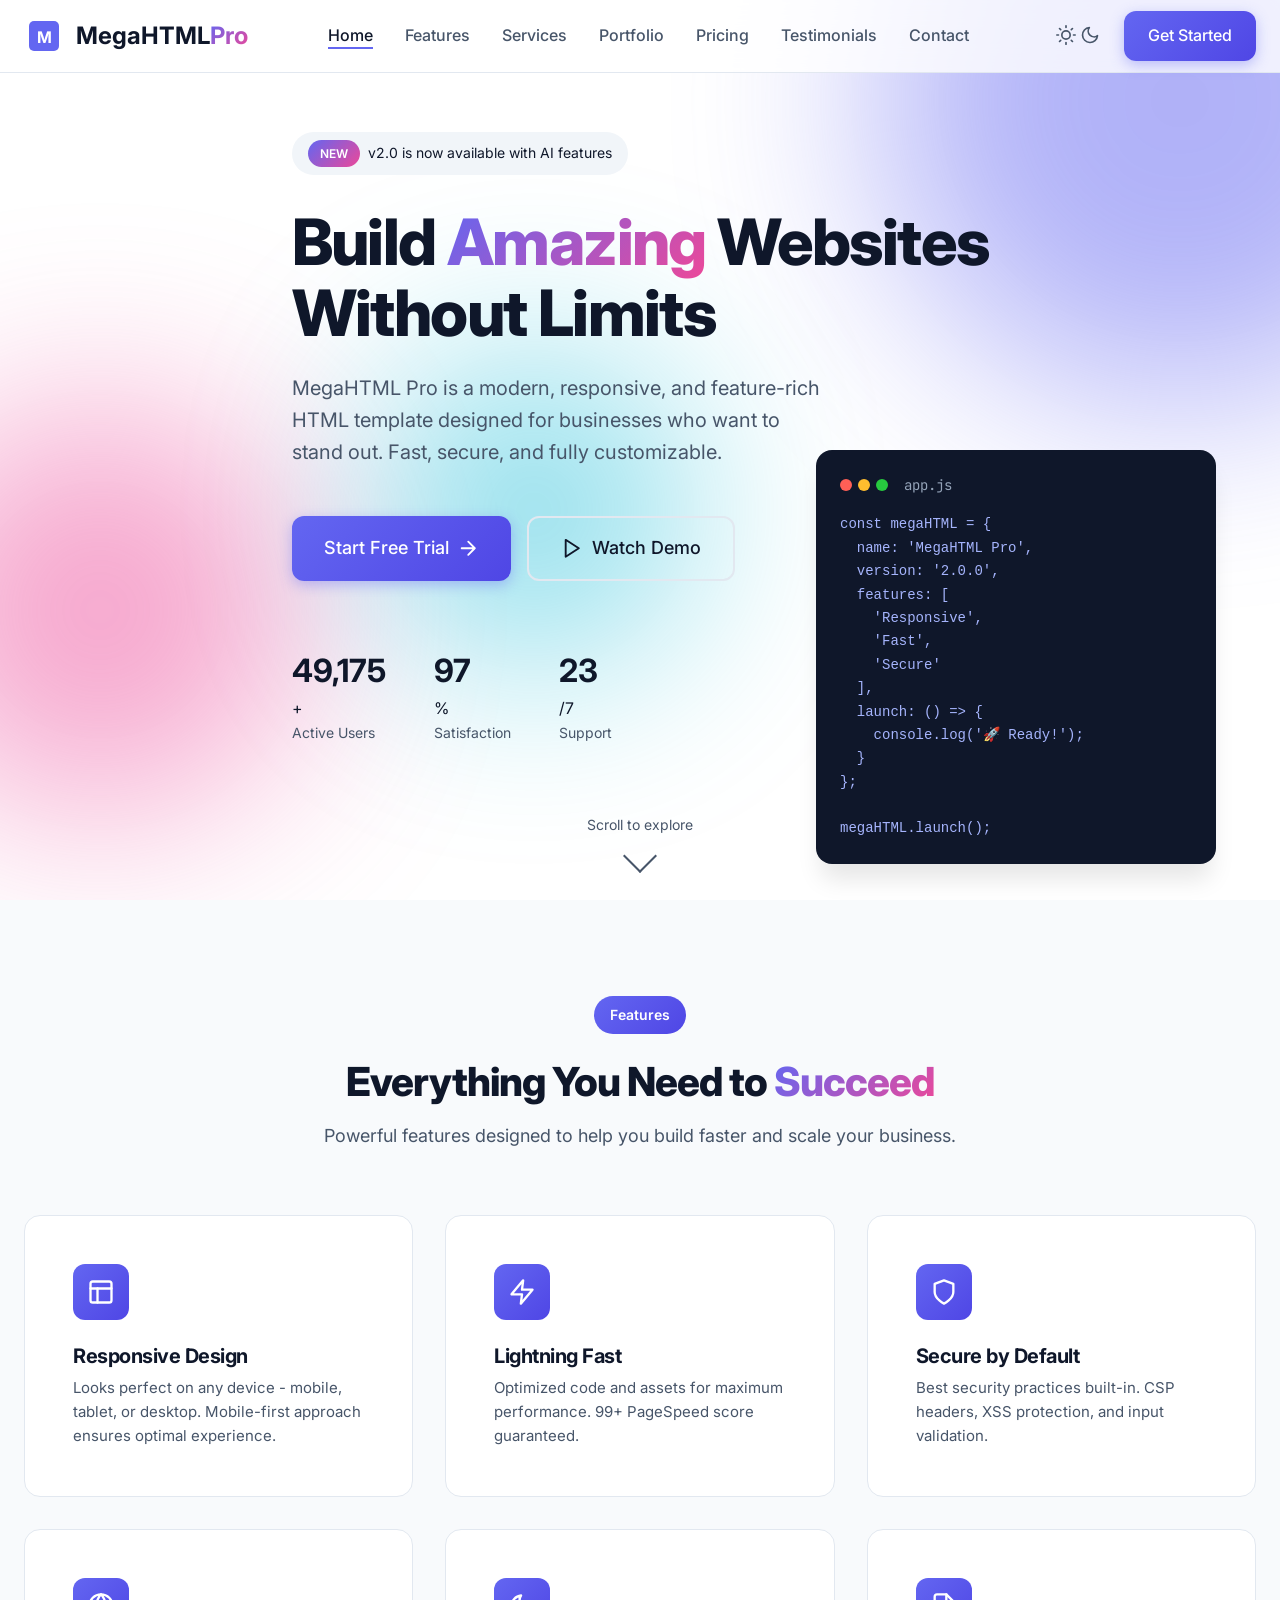
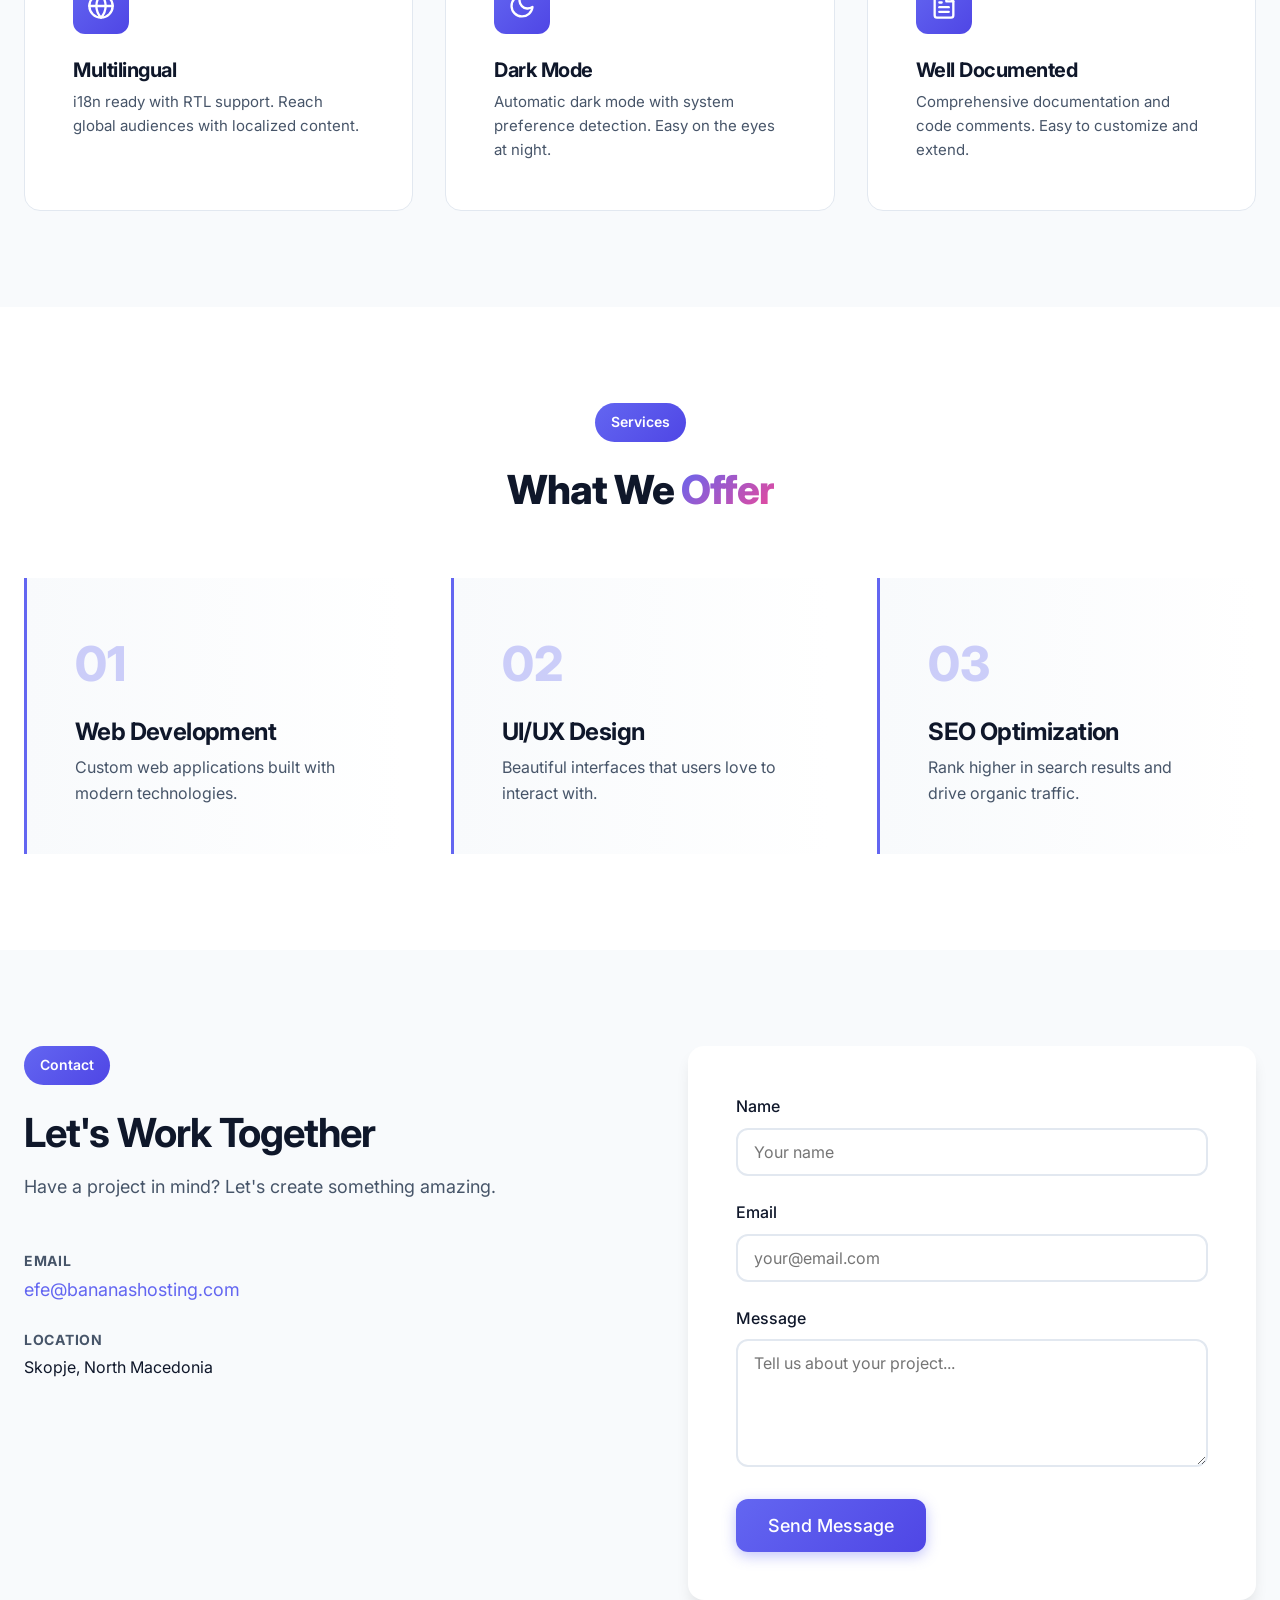
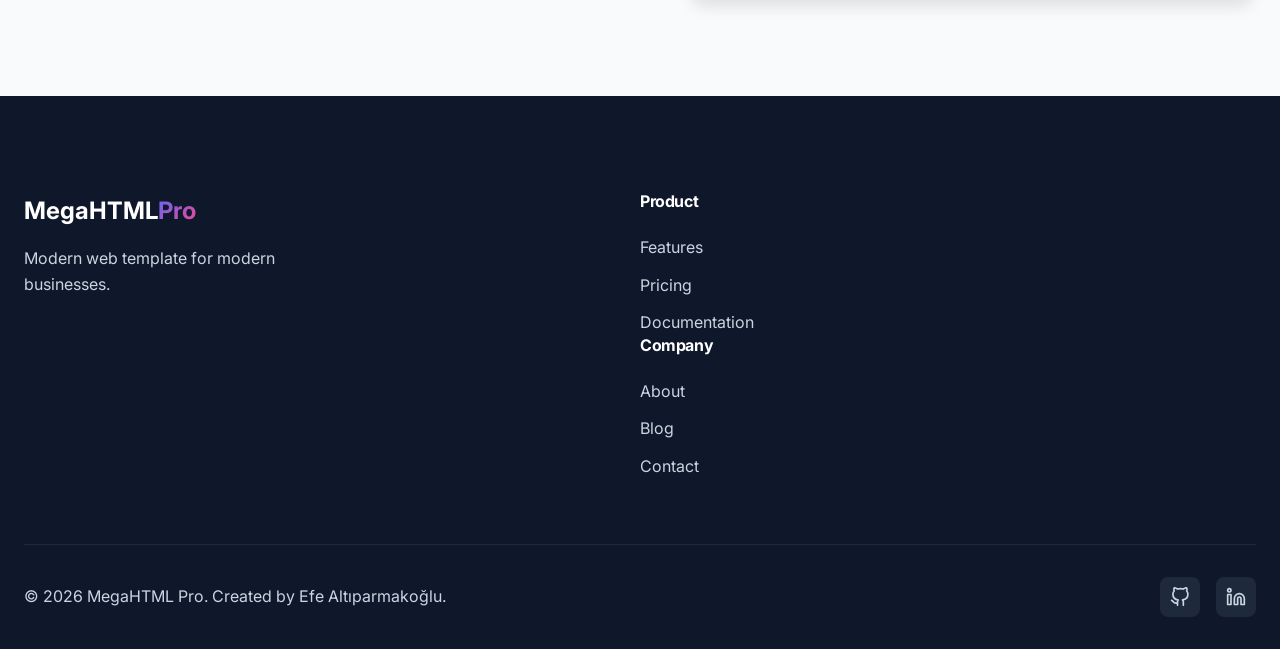
<file: index.html>
<!DOCTYPE html>
<html lang="en" data-theme="light">
<head>
    <meta charset="UTF-8">
    <meta name="viewport" content="width=device-width, initial-scale=1.0">
    <meta name="description" content="MegaHTML Pro - Modern Enterprise Web Template. Responsive, fast, and feature-rich HTML template for businesses.">
    <meta name="keywords" content="HTML template, responsive design, web template, enterprise, business website">
    <meta name="author" content="Efe Altıparmakoğlu">
    <meta name="robots" content="index, follow">
    
    <!-- Open Graph -->
    <meta property="og:title" content="MegaHTML Pro - Enterprise Web Template">
    <meta property="og:description" content="Modern, responsive, and feature-rich HTML template for businesses">
    <meta property="og:type" content="website">
    <meta property="og:url" content="https://efealtiparmakoglu.github.io/megahtml-pro">
    
    <!-- Twitter Card -->
    <meta name="twitter:card" content="summary_large_image">
    <meta name="twitter:title" content="MegaHTML Pro">
    <meta name="twitter:description" content="Enterprise HTML Template">
    
    <title>MegaHTML Pro - Enterprise Web Template | Efe Altıparmakoğlu</title>
    
    <!-- Favicon -->
    <link rel="icon" type="image/svg+xml" href="assets/favicon.svg">
    
    <!-- Stylesheets -->
    <link rel="stylesheet" href="css/main.css">
    <link rel="stylesheet" href="css/responsive.css">
    <link rel="stylesheet" href="css/dark-mode.css" media="(prefers-color-scheme: dark)">
    <link rel="stylesheet" href="css/animations.css">
    
    <!-- Preconnect for performance -->
    <link rel="preconnect" href="https://fonts.googleapis.com">
    <link rel="preconnect" href="https://fonts.gstatic.com" crossorigin>
    <link href="https://fonts.googleapis.com/css2?family=Inter:wght@300;400;500;600;700;800&family=JetBrains+Mono:wght@400;500&display=swap" rel="stylesheet">
    
    <!-- Preload critical assets -->
    <link rel="preload" href="js/app.js" as="script">
</head>

<body>
    <!-- Loading Screen -->
    <div id="loader" class="loader">
        <div class="loader-content">
            <div class="loader-spinner"></div>
            <p>Loading MegaHTML Pro...</p>
        </div>
    </div>

    <!-- Navigation -->
    <nav id="navbar" class="navbar" role="navigation" aria-label="Main navigation">
        <div class="nav-container">
            <a href="#" class="nav-logo" aria-label="MegaHTML Pro Home">
                <svg class="logo-icon" viewBox="0 0 40 40" aria-hidden="true">
                    <rect x="5" y="5" width="30" height="30" rx="5" fill="currentColor"/>
                    <text x="20" y="27" text-anchor="middle" fill="white" font-size="16" font-weight="bold">M</text>
                </svg>
                <span class="logo-text">MegaHTML<span class="logo-pro">Pro</span></span>
            </a>
            
            <button class="nav-toggle" id="navToggle" aria-label="Toggle navigation" aria-expanded="false">
                <span class="hamburger"></span>
            </button>
            
            <ul class="nav-menu" id="navMenu">
                <li><a href="#home" class="nav-link active">Home</a></li>
                <li><a href="#features" class="nav-link">Features</a></li>
                <li><a href="#services" class="nav-link">Services</a></li>
                <li><a href="#portfolio" class="nav-link">Portfolio</a></li>
                <li><a href="#pricing" class="nav-link">Pricing</a></li>
                <li><a href="#testimonials" class="nav-link">Testimonials</a></li>
                <li><a href="#contact" class="nav-link">Contact</a></li>
            </ul>
            
            <div class="nav-actions">
                <button id="themeToggle" class="theme-toggle" aria-label="Toggle dark mode">
                    <svg class="icon-sun" viewBox="0 0 24 24"><circle cx="12" cy="12" r="5"/><path d="M12 1v2M12 21v2M4.22 4.22l1.42 1.42M18.36 18.36l1.42 1.42M1 12h2M21 12h2M4.22 19.78l1.42-1.42M18.36 5.64l1.42-1.42"/></svg>
                    <svg class="icon-moon" viewBox="0 0 24 24"><path d="M21 12.79A9 9 0 1 1 11.21 3 7 7 0 0 0 21 12.79z"/></svg>
                </button>
                <a href="#contact" class="btn btn-primary">Get Started</a>
            </div>
        </div>
    </nav>

    <!-- Hero Section -->
    <section id="home" class="hero" aria-label="Hero section">
        <div class="hero-bg" aria-hidden="true">
            <div class="gradient-orb orb-1"></div>
            <div class="gradient-orb orb-2"></div>
            <div class="gradient-orb orb-3"></div>
        </div>
        
        <div class="container">
            <div class="hero-content">
                <div class="hero-badge" data-aos="fade-down">
                    <span class="badge-new">NEW</span>
                    <span>v2.0 is now available with AI features</span>
                </div>
                
                <h1 class="hero-title" data-aos="fade-up">
                    Build <span class="text-gradient">Amazing</span> Websites
                    <br>Without Limits
                </h1>
                
                <p class="hero-description" data-aos="fade-up" data-aos-delay="100">
                    MegaHTML Pro is a modern, responsive, and feature-rich HTML template 
                    designed for businesses who want to stand out. Fast, secure, and 
                    fully customizable.
                </p>
                
                <div class="hero-cta" data-aos="fade-up" data-aos-delay="200">
                    <a href="#contact" class="btn btn-primary btn-lg">
                        Start Free Trial
                        <svg class="btn-icon" viewBox="0 0 24 24"><path d="M5 12h14M12 5l7 7-7 7"/></svg>
                    </a>
                    <a href="#features" class="btn btn-outline btn-lg">
                        <svg class="btn-icon" viewBox="0 0 24 24"><polygon points="5 3 19 12 5 21 5 3"/></svg>
                        Watch Demo
                    </a>
                </div>
                
                <div class="hero-stats" data-aos="fade-up" data-aos-delay="300">
                    <div class="stat-item">
                        <span class="stat-number" data-count="50000">0</span>+
                        <span class="stat-label">Active Users</span>
                    </div>
                    <div class="stat-item">
                        <span class="stat-number" data-count="99">0</span>%
                        <span class="stat-label">Satisfaction</span>
                    </div>
                    <div class="stat-item">
                        <span class="stat-number" data-count="24">0</span>/7
                        <span class="stat-label">Support</span>
                    </div>
                </div>
            </div>
            
            <div class="hero-visual" data-aos="fade-left" data-aos-delay="200">
                <div class="hero-card">
                    <div class="card-header">
                        <div class="dots">
                            <span class="dot red"></span>
                            <span class="dot yellow"></span>
                            <span class="dot green"></span>
                        </div>
                        <span class="card-title">app.js</span>
                    </div>
                    <pre class="card-code"><code>const megaHTML = {
  name: 'MegaHTML Pro',
  version: '2.0.0',
  features: [
    'Responsive',
    'Fast',
    'Secure'
  ],
  launch: () => {
    console.log('🚀 Ready!');
  }
};

megaHTML.launch();</code></pre>
                </div>
            </div>
        </div>
        
        <div class="scroll-indicator">
            <span>Scroll to explore</span>
            <div class="scroll-arrow"></div>
        </div>
    </section>

    <!-- Features Section -->
    <section id="features" class="features" aria-labelledby="features-title">
        <div class="container">
            <div class="section-header" data-aos="fade-up">
                <span class="section-tag">Features</span>
                <h2 id="features-title" class="section-title">Everything You Need to <span class="text-gradient">Succeed</span></h2>
                <p class="section-description">Powerful features designed to help you build faster and scale your business.</p>
            </div>
            
            <div class="features-grid">
                <article class="feature-card" data-aos="fade-up" data-aos-delay="0">
                    <div class="feature-icon">
                        <svg viewBox="0 0 24 24"><rect x="3" y="3" width="18" height="18" rx="2"/><line x1="3" y1="9" x2="21" y2="9"/><line x1="9" y1="21" x2="9" y2="9"/></svg>
                    </div>
                    <h3>Responsive Design</h3>
                    <p>Looks perfect on any device - mobile, tablet, or desktop. Mobile-first approach ensures optimal experience.</p>
                </article>
                
                <article class="feature-card" data-aos="fade-up" data-aos-delay="100">
                    <div class="feature-icon">
                        <svg viewBox="0 0 24 24"><polygon points="13 2 3 14 12 14 11 22 21 10 12 10 13 2"/></svg>
                    </div>
                    <h3>Lightning Fast</h3>
                    <p>Optimized code and assets for maximum performance. 99+ PageSpeed score guaranteed.</p>
                </article>
                
                <article class="feature-card" data-aos="fade-up" data-aos-delay="200">
                    <div class="feature-icon">
                        <svg viewBox="0 0 24 24"><path d="M12 22s8-4 8-10V5l-8-3-8 3v7c0 6 8 10 8 10z"/></svg>
                    </div>
                    <h3>Secure by Default</h3>
                    <p>Best security practices built-in. CSP headers, XSS protection, and input validation.</p>
                </article>
                
                <article class="feature-card" data-aos="fade-up" data-aos-delay="300">
                    <div class="feature-icon">
                        <svg viewBox="0 0 24 24"><circle cx="12" cy="12" r="10"/><line x1="2" y1="12" x2="22" y2="12"/><path d="M12 2a15.3 15.3 0 0 1 4 10 15.3 15.3 0 0 1-4 10 15.3 15.3 0 0 1-4-10 15.3 15.3 0 0 1 4-10z"/></svg>
                    </div>
                    <h3>Multilingual</h3>
                    <p>i18n ready with RTL support. Reach global audiences with localized content.</p>
                </article>
                
                <article class="feature-card" data-aos="fade-up" data-aos-delay="400">
                    <div class="feature-icon">
                        <svg viewBox="0 0 24 24"><path d="M21 12.79A9 9 0 1 1 11.21 3 7 7 0 0 0 21 12.79z"/></svg>
                    </div>
                    <h3>Dark Mode</h3>
                    <p>Automatic dark mode with system preference detection. Easy on the eyes at night.</p>
                </article>
                
                <article class="feature-card" data-aos="fade-up" data-aos-delay="500">
                    <div class="feature-icon">
                        <svg viewBox="0 0 24 24"><path d="M14 2H6a2 2 0 0 0-2 2v16a2 2 0 0 0 2 2h12a2 2 0 0 0 2-2V8z"/><polyline points="14 2 14 8 20 8"/><line x1="16" y1="13" x2="8" y2="13"/><line x1="16" y1="17" x2="8" y2="17"/><polyline points="10 9 9 9 8 9"/></svg>
                    </div>
                    <h3>Well Documented</h3>
                    <p>Comprehensive documentation and code comments. Easy to customize and extend.</p>
                </article>
            </div>
        </div>
    </section>

    <!-- Services Section -->
    <section id="services" class="services">
        <div class="container">
            <div class="section-header">
                <span class="section-tag">Services</span>
                <h2 class="section-title">What We <span class="text-gradient">Offer</span></h2>
            </div>
            
            <div class="services-grid">
                <div class="service-item">
                    <span class="service-number">01</span>
                    <h3>Web Development</h3>
                    <p>Custom web applications built with modern technologies.</p>
                </div>
                
                <div class="service-item">
                    <span class="service-number">02</span>
                    <h3>UI/UX Design</h3>
                    <p>Beautiful interfaces that users love to interact with.</p>
                </div>
                
                <div class="service-item">
                    <span class="service-number">03</span>
                    <h3>SEO Optimization</h3>
                    <p>Rank higher in search results and drive organic traffic.</p>
                </div>
            </div>
        </div>
    </section>

    <!-- Contact Section -->
    <section id="contact" class="contact">
        <div class="container">
            <div class="contact-wrapper">
                <div class="contact-info">
                    <span class="section-tag">Contact</span>
                    <h2>Let's Work Together</h2>
                    <p>Have a project in mind? Let's create something amazing.</p>
                    
                    <div class="contact-details">
                        <div class="detail-item">
                            <strong>Email</strong>
                            <a href="mailto:efe@bananashosting.com">efe@bananashosting.com</a>
                        </div>
                        
                        <div class="detail-item">
                            <strong>Location</strong>
                            <span>Skopje, North Macedonia</span>
                        </div>
                    </div>
                </div>
                
                <form class="contact-form" id="contactForm">
                    <div class="form-group">
                        <label for="name">Name</label>
                        <input type="text" id="name" name="name" required placeholder="Your name">
                    </div>
                    
                    <div class="form-group">
                        <label for="email">Email</label>
                        <input type="email" id="email" name="email" required placeholder="your@email.com">
                    </div>
                    
                    <div class="form-group">
                        <label for="message">Message</label>
                        <textarea id="message" name="message" rows="5" required placeholder="Tell us about your project..."></textarea>
                    </div>
                    
                    <button type="submit" class="btn btn-primary btn-lg">Send Message</button>
                </form>
            </div>
        </div>
    </section>

    <!-- Footer -->
    <footer class="footer">
        <div class="container">
            <div class="footer-content">
                <div class="footer-brand">
                    <a href="#" class="footer-logo">
                        <span class="logo-text">MegaHTML<span class="logo-pro">Pro</span></span>
                    </a>
                    <p>Modern web template for modern businesses.</p>
                </div>
                
                <div class="footer-links">
                    <div class="link-group">
                        <h4>Product</h4>
                        <ul>
                            <li><a href="#features">Features</a></li>
                            <li><a href="#pricing">Pricing</a></li>
                            <li><a href="#">Documentation</a></li>
                        </ul>
                    </div>
                    
                    <div class="link-group">
                        <h4>Company</h4>
                        <ul>
                            <li><a href="#">About</a></li>
                            <li><a href="#">Blog</a></li>
                            <li><a href="#contact">Contact</a></li>
                        </ul>
                    </div>
                </div>
            </div>
            
            <div class="footer-bottom">
                <p>&copy; 2026 MegaHTML Pro. Created by Efe Altıparmakoğlu.</p>
                <div class="social-links">
                    <a href="#" aria-label="GitHub"><svg viewBox="0 0 24 24"><path d="M9 19c-5 1.5-5-2.5-7-3m14 6v-3.87a3.37 3.37 0 0 0-.94-2.61c3.14-.35 6.44-1.54 6.44-7A5.44 5.44 0 0 0 20 4.77 5.07 5.07 0 0 0 19.91 1S18.73.65 16 2.48a13.38 13.38 0 0 0-7 0C6.27.65 5.09 1 5.09 1A5.07 5.07 0 0 0 5 4.77a5.44 5.44 0 0 0-1.5 3.78c0 5.42 3.3 6.61 6.44 7A3.37 3.37 0 0 0 9 18.13V22"/></svg></a>
                    <a href="#" aria-label="LinkedIn"><svg viewBox="0 0 24 24"><path d="M16 8a6 6 0 0 1 6 6v7h-4v-7a2 2 0 0 0-2-2 2 2 0 0 0-2 2v7h-4v-7a6 6 0 0 1 6-6z"/><rect x="2" y="9" width="4" height="12"/><circle cx="4" cy="4" r="2"/></svg></a>
                </div>
            </div>
        </div>
    </footer>

    <!-- Scripts -->
    <script src="js/app.js"></script>
</body>
</html>
</file>
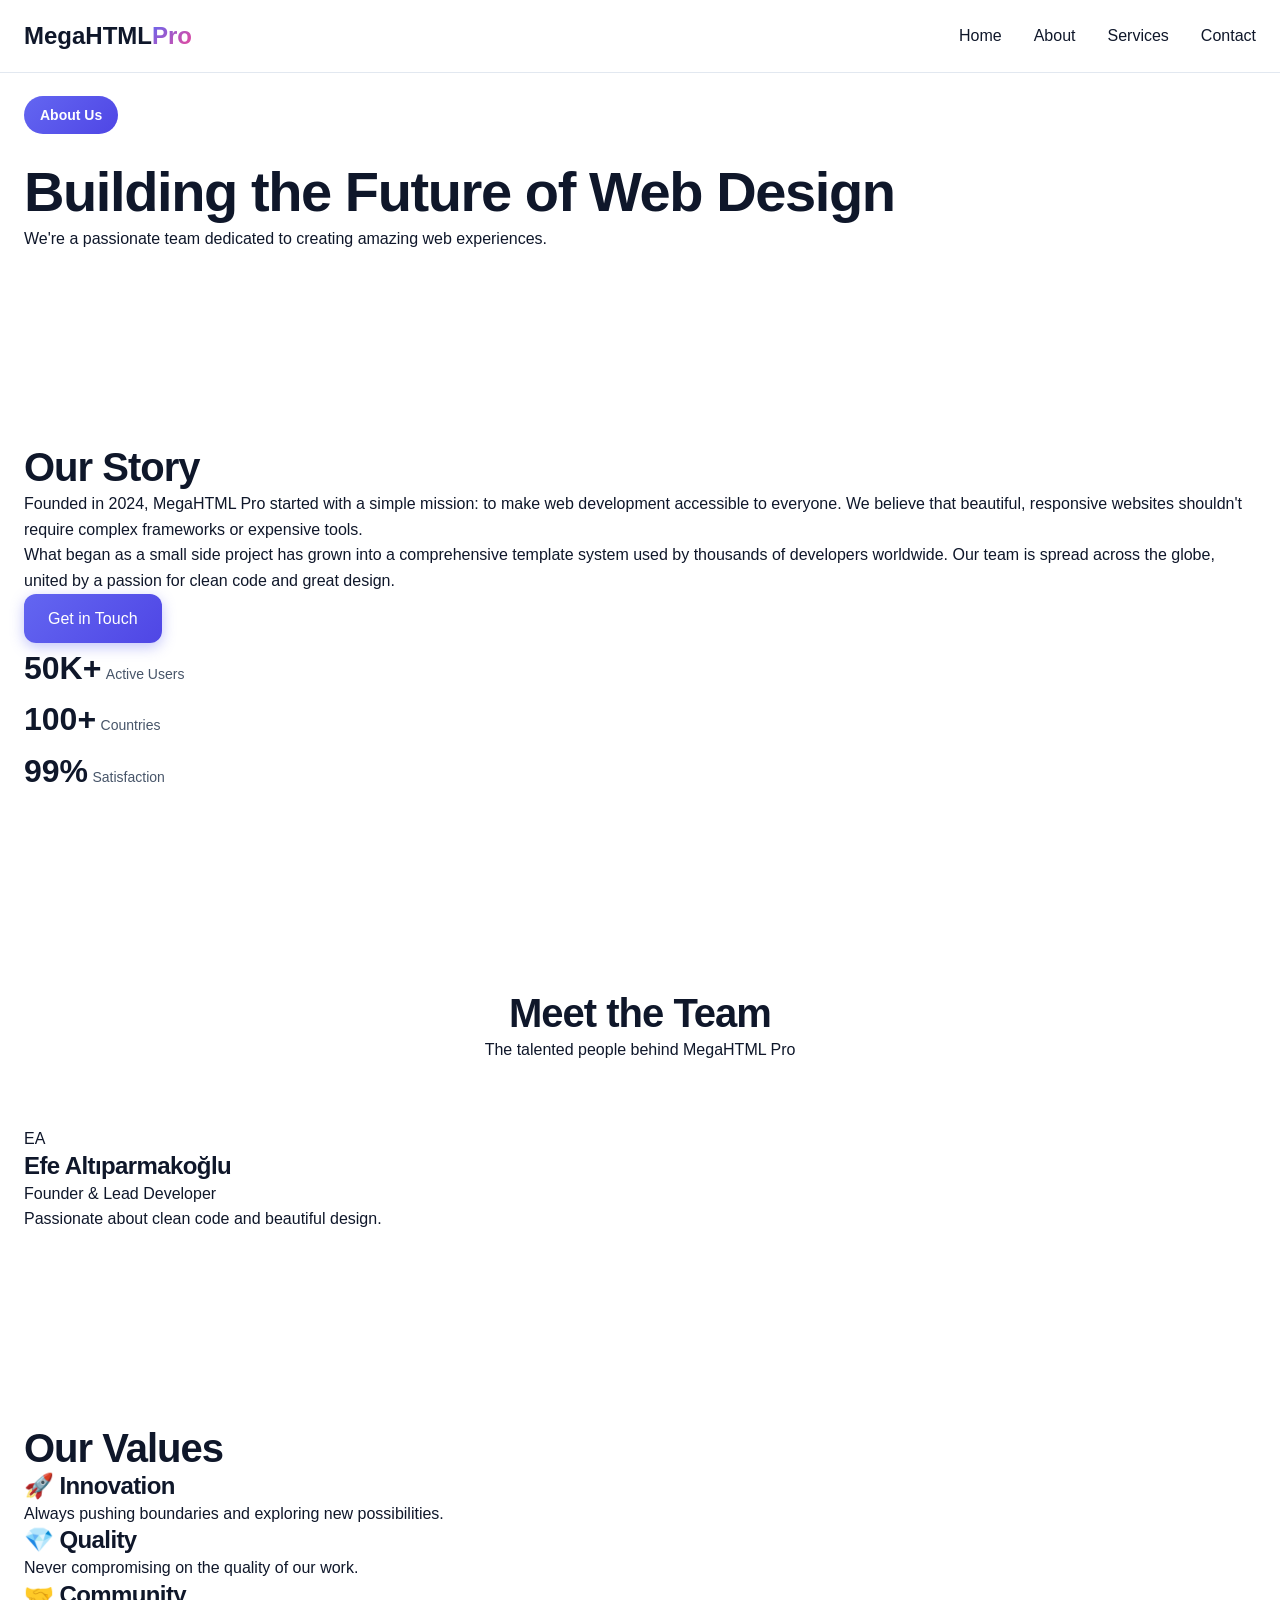
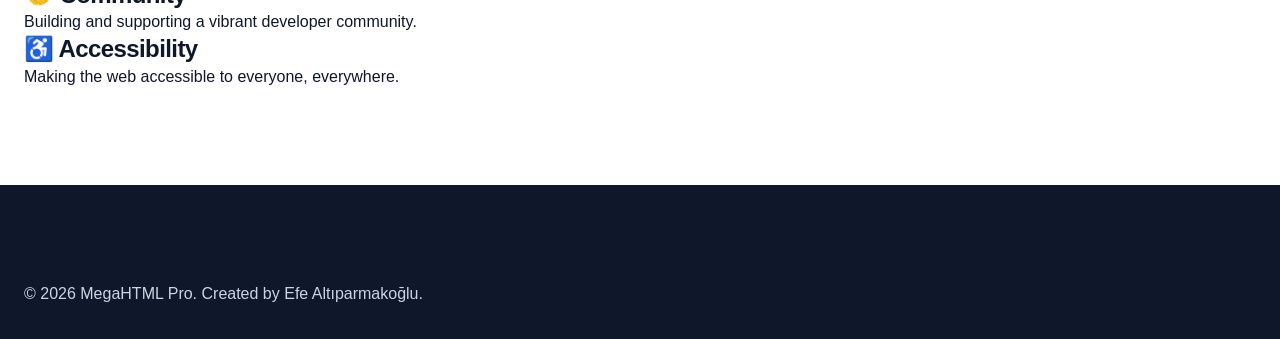
<file: pages/about.html>
<!DOCTYPE html>
<html lang="en" data-theme="light">
<head>
  <meta charset="UTF-8">
  <meta name="viewport" content="width=device-width, initial-scale=1.0">
  <title>About Us - MegaHTML Pro</title>
  <meta name="description" content="Learn more about MegaHTML Pro and our mission">
  
  <!-- Stylesheets -->
  <link rel="stylesheet" href="../css/main.css">
  <link rel="stylesheet" href="../css/responsive.css">
  <link rel="stylesheet" href="../css/dark-mode.css">
  <link rel="stylesheet" href="../css/animations.css">
</head>
<body>
  <!-- Navigation -->
  <nav class="navbar">
    <div class="nav-container">
      <a href="../index.html" class="nav-logo">
        <span>MegaHTML<span class="logo-pro">Pro</span></span>
      </a>
      
      <ul class="nav-menu">
        <li><a href="../index.html">Home</a></li>
        <li><a href="about.html" class="active">About</a></li>
        <li><a href="services.html">Services</a></li>
        <li><a href="contact.html">Contact</a></li>
      </ul>
    </div>
  </nav>

  <!-- About Hero -->
  <section class="page-hero">
    <div class="container">
      <span class="section-tag">About Us</span>
      <h1>Building the Future of Web Design</h1>
      <p>We're a passionate team dedicated to creating amazing web experiences.</p>
    </div>
  </section>

  <!-- Our Story -->
  <section class="about-story">
    <div class="container">
      <div class="story-grid">
        <div class="story-content">
          <h2>Our Story</h2>
          <p>Founded in 2024, MegaHTML Pro started with a simple mission: to make web development accessible to everyone. We believe that beautiful, responsive websites shouldn't require complex frameworks or expensive tools.</p>
          
          <p>What began as a small side project has grown into a comprehensive template system used by thousands of developers worldwide. Our team is spread across the globe, united by a passion for clean code and great design.</p>
          
          <a href="contact.html" class="btn btn-primary">Get in Touch</a>
        </div>
        
        <div class="story-stats">
          <div class="stat-box">
            <span class="stat-number">50K+</span>
            <span class="stat-label">Active Users</span>
          </div>
          
          <div class="stat-box">
            <span class="stat-number">100+</span>
            <span class="stat-label">Countries</span>
          </div>
          
          <div class="stat-box">
            <span class="stat-number">99%</span>
            <span class="stat-label">Satisfaction</span>
          </div>
        </div>
      </div>
    </div>
  </section>

  <!-- Team Section -->
  <section class="team-section">
    <div class="container">
      <div class="section-header">
        <h2>Meet the Team</h2>
        <p>The talented people behind MegaHTML Pro</p>
      </div>
      
      <div class="team-grid">
        <!-- Team Member 1 -->
        <div class="team-member">
          <div class="member-avatar">
            <div class="avatar-placeholder">EA</div>
          </div>
          
          <h3>Efe Altıparmakoğlu</h3>
          <span class="member-role">Founder & Lead Developer</span>
          
          <p>Passionate about clean code and beautiful design.</p>
        </div>
        
        <!-- Add more team members as needed -->
      </div>
    </div>
  </section>

  <!-- Values -->
  <section class="values-section">
    <div class="container">
      <h2>Our Values</h2>
      
      <div class="values-grid">
        <div class="value-item">
          <h3>🚀 Innovation</h3>
          <p>Always pushing boundaries and exploring new possibilities.</p>
        </div>
        
        <div class="value-item">
          <h3>💎 Quality</h3>
          <p>Never compromising on the quality of our work.</p>
        </div>
        
        <div class="value-item">
          <h3>🤝 Community</h3>
          <p>Building and supporting a vibrant developer community.</p>
        </div>
        
        <div class="value-item">
          <h3>♿ Accessibility</h3>
          <p>Making the web accessible to everyone, everywhere.</p>
        </div>
      </div>
    </div>
  </section>

  <!-- Footer -->
  <footer class="footer">
    <div class="container">
      <p>&copy; 2026 MegaHTML Pro. Created by Efe Altıparmakoğlu.</p>
    </div>
  </footer>

  <script src="../js/app.js"></script>
</body>
</html>
</file>
<file: css/main.css>
/** ============================================
 *  MegaHTML Pro - Complete CSS Styles
 *  ============================================ */

:root {
  /* Colors */
  --primary: #6366f1;
  --primary-dark: #4f46e5;
  --primary-light: #818cf8;
  --secondary: #ec4899;
  --accent: #06b6d4;
  --white: #ffffff;
  --gray-50: #f8fafc;
  --gray-100: #f1f5f9;
  --gray-200: #e2e8f0;
  --gray-300: #cbd5e1;
  --gray-400: #94a3b8;
  --gray-500: #64748b;
  --gray-600: #475569;
  --gray-700: #334155;
  --gray-800: #1e293b;
  --gray-900: #0f172a;
  
  /* Theme Variables */
  --bg-primary: var(--white);
  --bg-secondary: var(--gray-50);
  --text-primary: var(--gray-900);
  --text-secondary: var(--gray-600);
  --border-color: var(--gray-200);
  
  /* Typography */
  --font-primary: 'Inter', -apple-system, BlinkMacSystemFont, 'Segoe UI', sans-serif;
  --font-mono: 'JetBrains Mono', monospace;
  
  /* Spacing */
  --space-xs: 0.5rem;
  --space-sm: 1rem;
  --space-md: 1.5rem;
  --space-lg: 2rem;
  --space-xl: 3rem;
  --space-2xl: 4rem;
  --space-3xl: 6rem;
  
  /* Border Radius */
  --radius-sm: 0.375rem;
  --radius-md: 0.5rem;
  --radius-lg: 0.75rem;
  --radius-xl: 1rem;
  --radius-2xl: 1.5rem;
  --radius-full: 9999px;
  
  /* Shadows */
  --shadow-sm: 0 1px 2px 0 rgb(0 0 0 / 0.05);
  --shadow-md: 0 4px 6px -1px rgb(0 0 0 / 0.1);
  --shadow-lg: 0 10px 15px -3px rgb(0 0 0 / 0.1);
  --shadow-xl: 0 20px 25px -5px rgb(0 0 0 / 0.1);
  
  /* Transitions */
  --transition-fast: 150ms ease;
  --transition-base: 250ms ease;
  --transition-slow: 350ms ease;
}

/* Reset & Base */
*, *::before, *::after {
  box-sizing: border-box;
  margin: 0;
  padding: 0;
}

html {
  scroll-behavior: smooth;
  font-size: 16px;
}

body {
  font-family: var(--font-primary);
  background-color: var(--bg-primary);
  color: var(--text-primary);
  line-height: 1.6;
  overflow-x: hidden;
  -webkit-font-smoothing: antialiased;
  -moz-osx-font-smoothing: grayscale;
}

a {
  color: inherit;
  text-decoration: none;
  transition: color var(--transition-fast);
}

img {
  max-width: 100%;
  height: auto;
  display: block;
}

button {
  font-family: inherit;
  cursor: pointer;
  border: none;
  background: none;
}

ul { list-style: none; }

/* Container */
.container {
  max-width: 1280px;
  margin: 0 auto;
  padding: 0 var(--space-md);
}

/* Typography */
h1, h2, h3, h4, h5, h6 {
  font-weight: 700;
  line-height: 1.2;
  letter-spacing: -0.025em;
}

h1 { font-size: 3.5rem; }
h2 { font-size: 2.5rem; }
h3 { font-size: 1.5rem; }

.text-gradient {
  background: linear-gradient(135deg, var(--primary) 0%, var(--secondary) 100%);
  -webkit-background-clip: text;
  -webkit-text-fill-color: transparent;
  background-clip: text;
}

/* Buttons */
.btn {
  display: inline-flex;
  align-items: center;
  justify-content: center;
  gap: var(--space-xs);
  padding: 0.75rem 1.5rem;
  font-size: 1rem;
  font-weight: 500;
  border-radius: var(--radius-lg);
  transition: all var(--transition-base);
}

.btn-lg {
  padding: 1rem 2rem;
  font-size: 1.125rem;
}

.btn-primary {
  background: linear-gradient(135deg, var(--primary) 0%, var(--primary-dark) 100%);
  color: var(--white);
  box-shadow: 0 4px 14px 0 rgba(99, 102, 241, 0.39);
}

.btn-primary:hover {
  transform: translateY(-2px);
  box-shadow: 0 6px 20px rgba(99, 102, 241, 0.23);
}

.btn-outline {
  background: transparent;
  border: 2px solid var(--border-color);
  color: var(--text-primary);
}

.btn-outline:hover {
  border-color: var(--primary);
  color: var(--primary);
}

.btn-icon {
  width: 1.25em;
  height: 1.25em;
  stroke: currentColor;
  stroke-width: 2;
  fill: none;
  stroke-linecap: round;
  stroke-linejoin: round;
}

/* Loader */
.loader {
  position: fixed;
  top: 0;
  left: 0;
  width: 100%;
  height: 100%;
  background: var(--bg-primary);
  display: flex;
  align-items: center;
  justify-content: center;
  z-index: 9999;
  transition: opacity 0.5s, visibility 0.5s;
}

.loader.hidden {
  opacity: 0;
  visibility: hidden;
}

.loader-spinner {
  width: 50px;
  height: 50px;
  border: 3px solid var(--gray-200);
  border-top-color: var(--primary);
  border-radius: 50%;
  animation: spin 1s linear infinite;
}

@keyframes spin {
  to { transform: rotate(360deg); }
}

/* Navigation */
.navbar {
  position: fixed;
  top: 0;
  left: 0;
  right: 0;
  z-index: 1000;
  background: rgba(255, 255, 255, 0.8);
  backdrop-filter: blur(12px);
  border-bottom: 1px solid var(--border-color);
}

.nav-container {
  max-width: 1280px;
  margin: 0 auto;
  padding: 0 var(--space-md);
  height: 72px;
  display: flex;
  align-items: center;
  justify-content: space-between;
}

.nav-logo {
  display: flex;
  align-items: center;
  gap: 0.75rem;
  font-weight: 700;
  font-size: 1.5rem;
}

.logo-icon {
  width: 40px;
  height: 40px;
  color: var(--primary);
}

.logo-pro {
  background: linear-gradient(135deg, var(--primary) 0%, var(--secondary) 100%);
  -webkit-background-clip: text;
  -webkit-text-fill-color: transparent;
  background-clip: text;
}

.nav-menu {
  display: flex;
  gap: var(--space-lg);
}

.nav-link {
  font-weight: 500;
  color: var(--text-secondary);
  position: relative;
}

.nav-link:hover,
.nav-link.active {
  color: var(--text-primary);
}

.nav-link::after {
  content: '';
  position: absolute;
  bottom: -4px;
  left: 0;
  width: 0;
  height: 2px;
  background: var(--primary);
  transition: width var(--transition-base);
}

.nav-link:hover::after,
.nav-link.active::after {
  width: 100%;
}

.nav-actions {
  display: flex;
  align-items: center;
  gap: var(--space-sm);
}

.nav-toggle {
  display: none;
  flex-direction: column;
  gap: 6px;
  padding: 8px;
}

.hamburger {
  width: 24px;
  height: 2px;
  background: var(--text-primary);
  position: relative;
}

.theme-toggle {
  padding: 0.5rem;
  border-radius: var(--radius-md);
  color: var(--text-secondary);
  transition: all var(--transition-fast);
}

.theme-toggle:hover {
  background: var(--bg-secondary);
  color: var(--text-primary);
}

.icon-sun,
.icon-moon {
  width: 20px;
  height: 20px;
  stroke: currentColor;
  stroke-width: 2;
  fill: none;
  stroke-linecap: round;
  stroke-linejoin: round;
}

/* Hero Section */
.hero {
  position: relative;
  min-height: 100vh;
  display: flex;
  align-items: center;
  padding-top: 72px;
  overflow: hidden;
}

.hero-bg {
  position: absolute;
  inset: 0;
  z-index: -1;
  overflow: hidden;
}

.gradient-orb {
  position: absolute;
  border-radius: 50%;
  filter: blur(100px);
  opacity: 0.5;
}

.orb-1 {
  width: 600px;
  height: 600px;
  background: var(--primary);
  top: -200px;
  right: -200px;
}

.orb-2 {
  width: 400px;
  height: 400px;
  background: var(--secondary);
  bottom: 10%;
  left: -100px;
}

.orb-3 {
  width: 300px;
  height: 300px;
  background: var(--accent);
  top: 40%;
  left: 30%;
}

.hero-content {
  max-width: 700px;
}

.hero-badge {
  display: inline-flex;
  align-items: center;
  gap: 0.5rem;
  padding: 0.5rem 1rem;
  background: var(--gray-100);
  border-radius: var(--radius-full);
  font-size: 0.875rem;
  margin-bottom: var(--space-lg);
}

.badge-new {
  background: linear-gradient(135deg, var(--primary) 0%, var(--secondary) 100%);
  color: white;
  padding: 0.25rem 0.75rem;
  border-radius: var(--radius-full);
  font-weight: 600;
  font-size: 0.75rem;
}

.hero-title {
  font-size: 4rem;
  font-weight: 800;
  line-height: 1.1;
  margin-bottom: var(--space-md);
}

.hero-description {
  font-size: 1.25rem;
  color: var(--text-secondary);
  max-width: 540px;
  margin-bottom: var(--space-xl);
}

.hero-cta {
  display: flex;
  gap: var(--space-sm);
  margin-bottom: var(--space-2xl);
  flex-wrap: wrap;
}

.hero-stats {
  display: flex;
  gap: var(--space-xl);
}

.stat-item {
  display: flex;
  flex-direction: column;
}

.stat-number {
  font-size: 2rem;
  font-weight: 700;
  color: var(--text-primary);
}

.stat-label {
  font-size: 0.875rem;
  color: var(--text-secondary);
}

.hero-visual {
  position: absolute;
  right: 5%;
  top: 50%;
  transform: translateY(-50%);
}

.hero-card {
  background: var(--gray-900);
  border-radius: var(--radius-xl);
  padding: var(--space-md);
  width: 400px;
  box-shadow: var(--shadow-xl);
}

.card-header {
  display: flex;
  align-items: center;
  gap: var(--space-sm);
  margin-bottom: var(--space-sm);
}

.dots {
  display: flex;
  gap: 6px;
}

.dot {
  width: 12px;
  height: 12px;
  border-radius: 50%;
}

.dot.red { background: #ff5f56; }
.dot.yellow { background: #ffbd2e; }
.dot.green { background: #27c93f; }

.card-title {
  color: var(--gray-400);
  font-size: 0.875rem;
  font-family: var(--font-mono);
}

.card-code {
  font-family: var(--font-mono);
  font-size: 0.875rem;
  line-height: 1.6;
  overflow-x: auto;
}

.card-code code {
  color: #a5b4fc;
}

.scroll-indicator {
  position: absolute;
  bottom: 2rem;
  left: 50%;
  transform: translateX(-50%);
  display: flex;
  flex-direction: column;
  align-items: center;
  gap: 0.5rem;
  color: var(--text-secondary);
  font-size: 0.875rem;
  animation: bounce 2s infinite;
}

.scroll-arrow {
  width: 24px;
  height: 24px;
  border-right: 2px solid currentColor;
  border-bottom: 2px solid currentColor;
  transform: rotate(45deg);
}

@keyframes bounce {
  0%, 100% { transform: translateX(-50%) translateY(0); }
  50% { transform: translateX(-50%) translateY(10px); }
}

/* Section Styles */
section {
  padding: var(--space-3xl) 0;
}

.section-header {
  text-align: center;
  max-width: 640px;
  margin: 0 auto var(--space-2xl);
}

.section-tag {
  display: inline-block;
  padding: 0.5rem 1rem;
  background: linear-gradient(135deg, var(--primary) 0%, var(--primary-dark) 100%);
  color: white;
  border-radius: var(--radius-full);
  font-size: 0.875rem;
  font-weight: 600;
  margin-bottom: var(--space-md);
}

.section-title {
  font-size: 2.5rem;
  font-weight: 800;
  margin-bottom: var(--space-sm);
}

.section-description {
  font-size: 1.125rem;
  color: var(--text-secondary);
}

/* Features */
.features {
  background: var(--bg-secondary);
}

.features-grid {
  display: grid;
  grid-template-columns: repeat(3, 1fr);
  gap: var(--space-lg);
}

.feature-card {
  background: var(--bg-primary);
  padding: var(--space-xl);
  border-radius: var(--radius-xl);
  border: 1px solid var(--border-color);
  transition: all var(--transition-base);
}

.feature-card:hover {
  transform: translateY(-4px);
  box-shadow: var(--shadow-lg);
  border-color: var(--primary-light);
}

.feature-icon {
  width: 56px;
  height: 56px;
  background: linear-gradient(135deg, var(--primary) 0%, var(--primary-dark) 100%);
  border-radius: var(--radius-lg);
  display: flex;
  align-items: center;
  justify-content: center;
  margin-bottom: var(--space-md);
}

.feature-icon svg {
  width: 28px;
  height: 28px;
  stroke: white;
  stroke-width: 2;
  fill: none;
  stroke-linecap: round;
  stroke-linejoin: round;
}

.feature-card h3 {
  font-size: 1.25rem;
  margin-bottom: var(--space-xs);
}

.feature-card p {
  color: var(--text-secondary);
  font-size: 0.9375rem;
}

/* Services */
.services-grid {
  display: grid;
  grid-template-columns: repeat(3, 1fr);
  gap: var(--space-xl);
}

.service-item {
  padding: var(--space-xl);
  border-left: 3px solid var(--primary);
  background: linear-gradient(to right, var(--bg-secondary), transparent);
}

.service-number {
  font-size: 3rem;
  font-weight: 800;
  color: var(--primary);
  opacity: 0.3;
  display: block;
  margin-bottom: var(--space-sm);
}

.service-item h3 {
  font-size: 1.5rem;
  margin-bottom: var(--space-xs);
}

.service-item p {
  color: var(--text-secondary);
}

/* Contact */
.contact {
  background: var(--bg-secondary);
}

.contact-wrapper {
  display: grid;
  grid-template-columns: 1fr 1fr;
  gap: var(--space-3xl);
  align-items: start;
}

.contact-info h2 {
  font-size: 2.5rem;
  margin-bottom: var(--space-sm);
}

.contact-info p {
  color: var(--text-secondary);
  font-size: 1.125rem;
  margin-bottom: var(--space-xl);
}

.contact-details {
  display: flex;
  flex-direction: column;
  gap: var(--space-md);
}

.detail-item {
  display: flex;
  flex-direction: column;
  gap: 0.25rem;
}

.detail-item strong {
  font-size: 0.875rem;
  text-transform: uppercase;
  letter-spacing: 0.05em;
  color: var(--text-secondary);
}

.detail-item a {
  color: var(--primary);
  font-size: 1.125rem;
}

.detail-item a:hover {
  text-decoration: underline;
}

/* Form */
.contact-form {
  background: var(--bg-primary);
  padding: var(--space-xl);
  border-radius: var(--radius-xl);
  box-shadow: var(--shadow-lg);
}

.form-group {
  margin-bottom: var(--space-md);
}

.form-group label {
  display: block;
  font-weight: 500;
  margin-bottom: 0.5rem;
  color: var(--text-primary);
}

.form-group input,
.form-group textarea {
  width: 100%;
  padding: 0.75rem 1rem;
  border: 2px solid var(--border-color);
  border-radius: var(--radius-lg);
  font-family: inherit;
  font-size: 1rem;
  background: var(--bg-primary);
  color: var(--text-primary);
  transition: border-color var(--transition-fast);
}

.form-group input:focus,
.form-group textarea:focus {
  outline: none;
  border-color: var(--primary);
}

.form-group textarea {
  resize: vertical;
  min-height: 120px;
}

/* Footer */
.footer {
  background: var(--gray-900);
  color: var(--gray-300);
  padding: var(--space-3xl) 0 var(--space-lg);
}

.footer-content {
  display: grid;
  grid-template-columns: 2fr 1fr 1fr;
  gap: var(--space-2xl);
  margin-bottom: var(--space-2xl);
}

.footer-logo {
  font-size: 1.5rem;
  font-weight: 700;
  color: var(--white);
  margin-bottom: var(--space-sm);
  display: inline-block;
}

.footer-brand p {
  max-width: 300px;
}

.link-group h4 {
  color: var(--white);
  margin-bottom: var(--space-md);
  font-size: 1rem;
}

.link-group ul {
  display: flex;
  flex-direction: column;
  gap: 0.75rem;
}

.link-group a:hover {
  color: var(--white);
}

.footer-bottom {
  display: flex;
  justify-content: space-between;
  align-items: center;
  padding-top: var(--space-lg);
  border-top: 1px solid var(--gray-800);
}

.social-links {
  display: flex;
  gap: var(--space-sm);
}

.social-links a {
  width: 40px;
  height: 40px;
  display: flex;
  align-items: center;
  justify-content: center;
  background: var(--gray-800);
  border-radius: var(--radius-md);
  transition: all var(--transition-fast);
}

.social-links a:hover {
  background: var(--primary);
  color: var(--white);
}

.social-links svg {
  width: 20px;
  height: 20px;
  stroke: currentColor;
  stroke-width: 2;
  fill: none;
  stroke-linecap: round;
  stroke-linejoin: round;
}

/* AOS Animations */
[data-aos] {
  opacity: 0;
  transition-property: opacity, transform;
  transition-duration: 0.8s;
  transition-timing-function: ease-out;
}

[data-aos].aos-animate {
  opacity: 1;
}

[data-aos="fade-up"] {
  transform: translateY(30px);
}

[data-aos="fade-up"].aos-animate {
  transform: translateY(0);
}

[data-aos="fade-down"] {
  transform: translateY(-30px);
}

[data-aos="fade-down"].aos-animate {
  transform: translateY(0);
}

[data-aos="fade-left"] {
  transform: translateX(30px);
}

[data-aos="fade-left"].aos-animate {
  transform: translateX(0);
}

/* Notification */
.notification {
  position: fixed;
  bottom: 20px;
  right: 20px;
  padding: 1rem 1.5rem;
  border-radius: var(--radius-lg);
  color: white;
  font-weight: 500;
  box-shadow: var(--shadow-xl);
  z-index: 9999;
  transform: translateX(100%);
  transition: transform 0.3s ease;
}

.notification-success { background: #10b981; }
.notification-error { background: #ef4444; }
.notification-info { background: #6366f1; }
</file>
<file: css/responsive.css>
/* Responsive Styles - Complete */

/* Large Desktop */
@media (min-width: 1400px) {
  .container {
    max-width: 1400px;
  }
  
  .hero-title {
    font-size: 4.5rem;
  }
}

/* Tablet */
@media (max-width: 1024px) {
  .hero-title { font-size: 3rem; }
  
  .hero-visual { 
    position: relative; 
    right: auto; 
    top: auto; 
    transform: none;
    margin-top: 3rem;
  }
  
  .hero-card { width: 100%; max-width: 400px; }
  
  .features-grid,
  .services-grid {
    grid-template-columns: repeat(2, 1fr);
  }
  
  .contact-wrapper { 
    grid-template-columns: 1fr; 
    gap: 2rem; 
  }
  
  .footer-content { 
    grid-template-columns: 1fr 1fr; 
  }
}

/* Mobile */
@media (max-width: 768px) {
  .nav-toggle { 
    display: flex; 
    flex-direction: column;
    gap: 5px;
    cursor: pointer;
  }
  
  .nav-toggle .hamburger,
  .nav-toggle .hamburger::before,
  .nav-toggle .hamburger::after {
    display: block;
    width: 24px;
    height: 2px;
    background: var(--text-primary);
    transition: all 0.3s ease;
  }
  
  .nav-toggle .hamburger::before,
  .nav-toggle .hamburger::after {
    content: '';
    position: absolute;
  }
  
  .nav-toggle .hamburger::before { transform: translateY(-8px); }
  .nav-toggle .hamburger::after { transform: translateY(8px); }
  
  .nav-menu {
    position: fixed;
    top: 72px;
    left: 0;
    right: 0;
    background: var(--bg-primary);
    flex-direction: column;
    padding: 2rem;
    gap: 1rem;
    border-bottom: 1px solid var(--border-color);
    transform: translateY(-100%);
    opacity: 0;
    visibility: hidden;
    transition: all 0.3s ease;
    z-index: 999;
  }
  
  .nav-menu.active {
    transform: translateY(0);
    opacity: 1;
    visibility: visible;
  }
  
  .nav-actions .btn {
    display: none;
  }
  
  .hero { 
    min-height: auto; 
    padding: 120px 0 4rem; 
  }
  
  .hero-title { 
    font-size: 2.5rem; 
  }
  
  .hero-cta { 
    flex-direction: column; 
    align-items: stretch;
  }
  
  .hero-stats { 
    flex-direction: column; 
    gap: 1.5rem; 
    text-align: center;
  }
  
  .hero-visual {
    display: none;
  }
  
  section { 
    padding: 4rem 0; 
  }
  
  .section-title { 
    font-size: 2rem; 
  }
  
  .features-grid,
  .services-grid { 
    grid-template-columns: 1fr; 
  }
  
  .feature-card,
  .service-item {
    text-align: center;
  }
  
  .feature-icon {
    margin-left: auto;
    margin-right: auto;
  }
  
  .contact-info {
    text-align: center;
  }
  
  .contact-details {
    align-items: center;
  }
  
  .footer-content { 
    grid-template-columns: 1fr; 
    text-align: center; 
    gap: 2rem;
  }
  
  .footer-brand {
    display: flex;
    flex-direction: column;
    align-items: center;
  }
  
  .footer-links {
    justify-content: center;
  }
  
  .link-group {
    text-align: center;
  }
  
  .footer-bottom { 
    flex-direction: column; 
    gap: 1rem; 
    text-align: center;
  }
  
  .social-links {
    justify-content: center;
  }
}

/* Small Mobile */
@media (max-width: 480px) {
  .hero-title { 
    font-size: 2rem; 
  }
  
  .btn-lg { 
    padding: 0.875rem 1.5rem; 
    font-size: 1rem; 
    width: 100%;
  }
  
  .hero-badge {
    flex-direction: column;
    gap: 0.5rem;
    text-align: center;
  }
  
  .section-tag {
    font-size: 0.75rem;
  }
  
  .section-title {
    font-size: 1.75rem;
  }
  
  .contact-form {
    padding: 1.5rem;
  }
  
  .footer {
    padding: 3rem 0 1.5rem;
  }
}

/* Landscape Mobile */
@media (max-height: 500px) and (orientation: landscape) {
  .hero {
    min-height: auto;
    padding: 100px 0 3rem;
  }
  
  .hero-visual {
    display: none;
  }
}

/* High DPI Screens */
@media (-webkit-min-device-pixel-ratio: 2), (min-resolution: 192dpi) {
  .logo-icon,
  .feature-icon svg {
    image-rendering: -webkit-optimize-contrast;
  }
}

/* Print Styles */
@media print {
  .navbar,
  .hero-visual,
  .scroll-indicator,
  .theme-toggle,
  .nav-toggle,
  .btn {
    display: none !important;
  }
  
  .hero {
    min-height: auto;
    padding: 2rem 0;
  }
  
  body {
    font-size: 12pt;
    line-height: 1.5;
  }
  
  a {
    text-decoration: underline;
  }
}
</file>
<file: css/dark-mode.css>
/* Dark Mode Styles - Complete */

[data-theme="dark"] {
  --bg-primary: var(--gray-900);
  --bg-secondary: var(--gray-800);
  --text-primary: var(--gray-100);
  --text-secondary: var(--gray-400);
  --border-color: var(--gray-700);
}

[data-theme="dark"] .navbar {
  background: rgba(15, 23, 42, 0.8);
  border-color: var(--gray-800);
}

[data-theme="dark"] .nav-link {
  color: var(--gray-400);
}

[data-theme="dark"] .nav-link:hover,
[data-theme="dark"] .nav-link.active {
  color: var(--white);
}

[data-theme="dark"] .hero-card {
  background: var(--gray-800);
  box-shadow: 0 20px 25px -5px rgba(0, 0, 0, 0.3);
}

[data-theme="dark"] .hero-badge {
  background: var(--gray-800);
}

[data-theme="dark"] .feature-card {
  background: var(--gray-800);
  border-color: var(--gray-700);
}

[data-theme="dark"] .feature-card:hover {
  border-color: var(--primary-light);
}

[data-theme="dark"] .contact-form {
  background: var(--gray-800);
  box-shadow: 0 10px 15px -3px rgba(0, 0, 0, 0.3);
}

[data-theme="dark"] .form-group input,
[data-theme="dark"] .form-group textarea {
  background: var(--gray-900);
  border-color: var(--gray-700);
  color: var(--gray-100);
}

[data-theme="dark"] .form-group input:focus,
[data-theme="dark"] .form-group textarea:focus {
  border-color: var(--primary);
}

[data-theme="dark"] .service-item {
  background: linear-gradient(to right, rgba(99, 102, 241, 0.1), transparent);
}

[data-theme="dark"] .loader {
  background: var(--gray-900);
}

[data-theme="dark"] .loader-spinner {
  border-color: var(--gray-700);
  border-top-color: var(--primary);
}

/* Theme Toggle Icons */
[data-theme="dark"] .icon-sun { display: none; }
[data-theme="dark"] .icon-moon { display: block; }

[data-theme="light"] .icon-sun { display: block; }
[data-theme="light"] .icon-moon { display: none; }

/* Dark mode gradients */
[data-theme="dark"] .gradient-orb {
  opacity: 0.3;
}

[data-theme="dark"] .orb-1 {
  background: var(--primary-light);
}

[data-theme="dark"] .orb-2 {
  background: var(--secondary);
}

/* Scrollbar dark mode */
[data-theme="dark"] ::-webkit-scrollbar {
  width: 10px;
  height: 10px;
}

[data-theme="dark"] ::-webkit-scrollbar-track {
  background: var(--gray-800);
}

[data-theme="dark"] ::-webkit-scrollbar-thumb {
  background: var(--gray-600);
  border-radius: 5px;
}

[data-theme="dark"] ::-webkit-scrollbar-thumb:hover {
  background: var(--gray-500);
}
</file>
<file: css/animations.css>
/* ============================================
   MegaHTML Pro - Animations
   ============================================ */

/* Fade Animations */
@keyframes fadeIn {
  from { opacity: 0; }
  to { opacity: 1; }
}

@keyframes fadeInUp {
  from {
    opacity: 0;
    transform: translateY(30px);
  }
  to {
    opacity: 1;
    transform: translateY(0);
  }
}

@keyframes fadeInDown {
  from {
    opacity: 0;
    transform: translateY(-30px);
  }
  to {
    opacity: 1;
    transform: translateY(0);
  }
}

@keyframes fadeInLeft {
  from {
    opacity: 0;
    transform: translateX(-30px);
  }
  to {
    opacity: 1;
    transform: translateX(0);
  }
}

@keyframes fadeInRight {
  from {
    opacity: 0;
    transform: translateX(30px);
  }
  to {
    opacity: 1;
    transform: translateX(0);
  }
}

/* Scale Animations */
@keyframes scaleIn {
  from {
    opacity: 0;
    transform: scale(0.9);
  }
  to {
    opacity: 1;
    transform: scale(1);
  }
}

@keyframes pulse {
  0%, 100% { transform: scale(1); }
  50% { transform: scale(1.05); }
}

/* Slide Animations */
@keyframes slideInUp {
  from { transform: translateY(100%); }
  to { transform: translateY(0); }
}

@keyframes slideInDown {
  from { transform: translateY(-100%); }
  to { transform: translateY(0); }
}

/* Rotate Animations */
@keyframes rotate {
  from { transform: rotate(0deg); }
  to { transform: rotate(360deg); }
}

@keyframes rotateIn {
  from {
    opacity: 0;
    transform: rotate(-180deg);
  }
  to {
    opacity: 1;
    transform: rotate(0);
  }
}

/* Bounce Animations */
@keyframes bounce {
  0%, 100% { transform: translateY(0); }
  50% { transform: translateY(-10px); }
}

@keyframes bounceIn {
  0% {
    opacity: 0;
    transform: scale(0.3);
  }
  50% { transform: scale(1.05); }
  70% { transform: scale(0.9); }
  100% {
    opacity: 1;
    transform: scale(1);
  }
}

/* Shake Animation */
@keyframes shake {
  0%, 100% { transform: translateX(0); }
  10%, 30%, 50%, 70%, 90% { transform: translateX(-5px); }
  20%, 40%, 60%, 80% { transform: translateX(5px); }
}

/* Gradient Animations */
@keyframes gradientShift {
  0% { background-position: 0% 50%; }
  50% { background-position: 100% 50%; }
  100% { background-position: 0% 50%; }
}

@keyframes shimmer {
  0% { background-position: -200% 0; }
  100% { background-position: 200% 0; }
}

/* Floating Animation */
@keyframes float {
  0%, 100% { transform: translateY(0); }
  50% { transform: translateY(-20px); }
}

/* Typing Cursor */
@keyframes blink {
  0%, 100% { opacity: 1; }
  50% { opacity: 0; }
}

/* Progress Bar */
@keyframes progress {
  from { width: 0; }
}

/* Utility Classes */
.animate-fadeIn { animation: fadeIn 0.5s ease forwards; }
.animate-fadeInUp { animation: fadeInUp 0.6s ease forwards; }
.animate-fadeInDown { animation: fadeInDown 0.6s ease forwards; }
.animate-fadeInLeft { animation: fadeInLeft 0.6s ease forwards; }
.animate-fadeInRight { animation: fadeInRight 0.6s ease forwards; }
.animate-scaleIn { animation: scaleIn 0.5s ease forwards; }
.animate-bounce { animation: bounce 2s infinite; }
.animate-pulse { animation: pulse 2s infinite; }
.animate-rotate { animation: rotate 20s linear infinite; }
.animate-float { animation: float 6s ease-in-out infinite; }
.animate-shake { animation: shake 0.5s ease-in-out; }

/* Animation Delays */
.delay-100 { animation-delay: 100ms; }
.delay-200 { animation-delay: 200ms; }
.delay-300 { animation-delay: 300ms; }
.delay-400 { animation-delay: 400ms; }
.delay-500 { animation-delay: 500ms; }
.delay-600 { animation-delay: 600ms; }
.delay-700 { animation-delay: 700ms; }
.delay-800 { animation-delay: 800ms; }

/* Hover Animations */
.hover-lift {
  transition: transform 0.3s ease, box-shadow 0.3s ease;
}

.hover-lift:hover {
  transform: translateY(-5px);
  box-shadow: 0 20px 40px rgba(0, 0, 0, 0.1);
}

.hover-scale {
  transition: transform 0.3s ease;
}

.hover-scale:hover {
  transform: scale(1.05);
}

.hover-rotate:hover {
  animation: rotate 0.5s ease;
}

/* Scroll Reveal Base */
.reveal {
  opacity: 0;
  transform: translateY(30px);
  transition: opacity 0.6s ease, transform 0.6s ease;
}

.reveal.active {
  opacity: 1;
  transform: translateY(0);
}

/* Loading Skeleton */
.skeleton {
  background: linear-gradient(90deg, #f0f0f0 25%, #e0e0e0 50%, #f0f0f0 75%);
  background-size: 200% 100%;
  animation: shimmer 1.5s infinite;
}

/* Glow Effect */
.glow {
  animation: pulse 2s infinite;
  box-shadow: 0 0 20px rgba(99, 102, 241, 0.5);
}

/* Gradient Text Animation */
.animate-gradient {
  background-size: 200% auto;
  animation: gradientShift 3s ease infinite;
}
</file>
